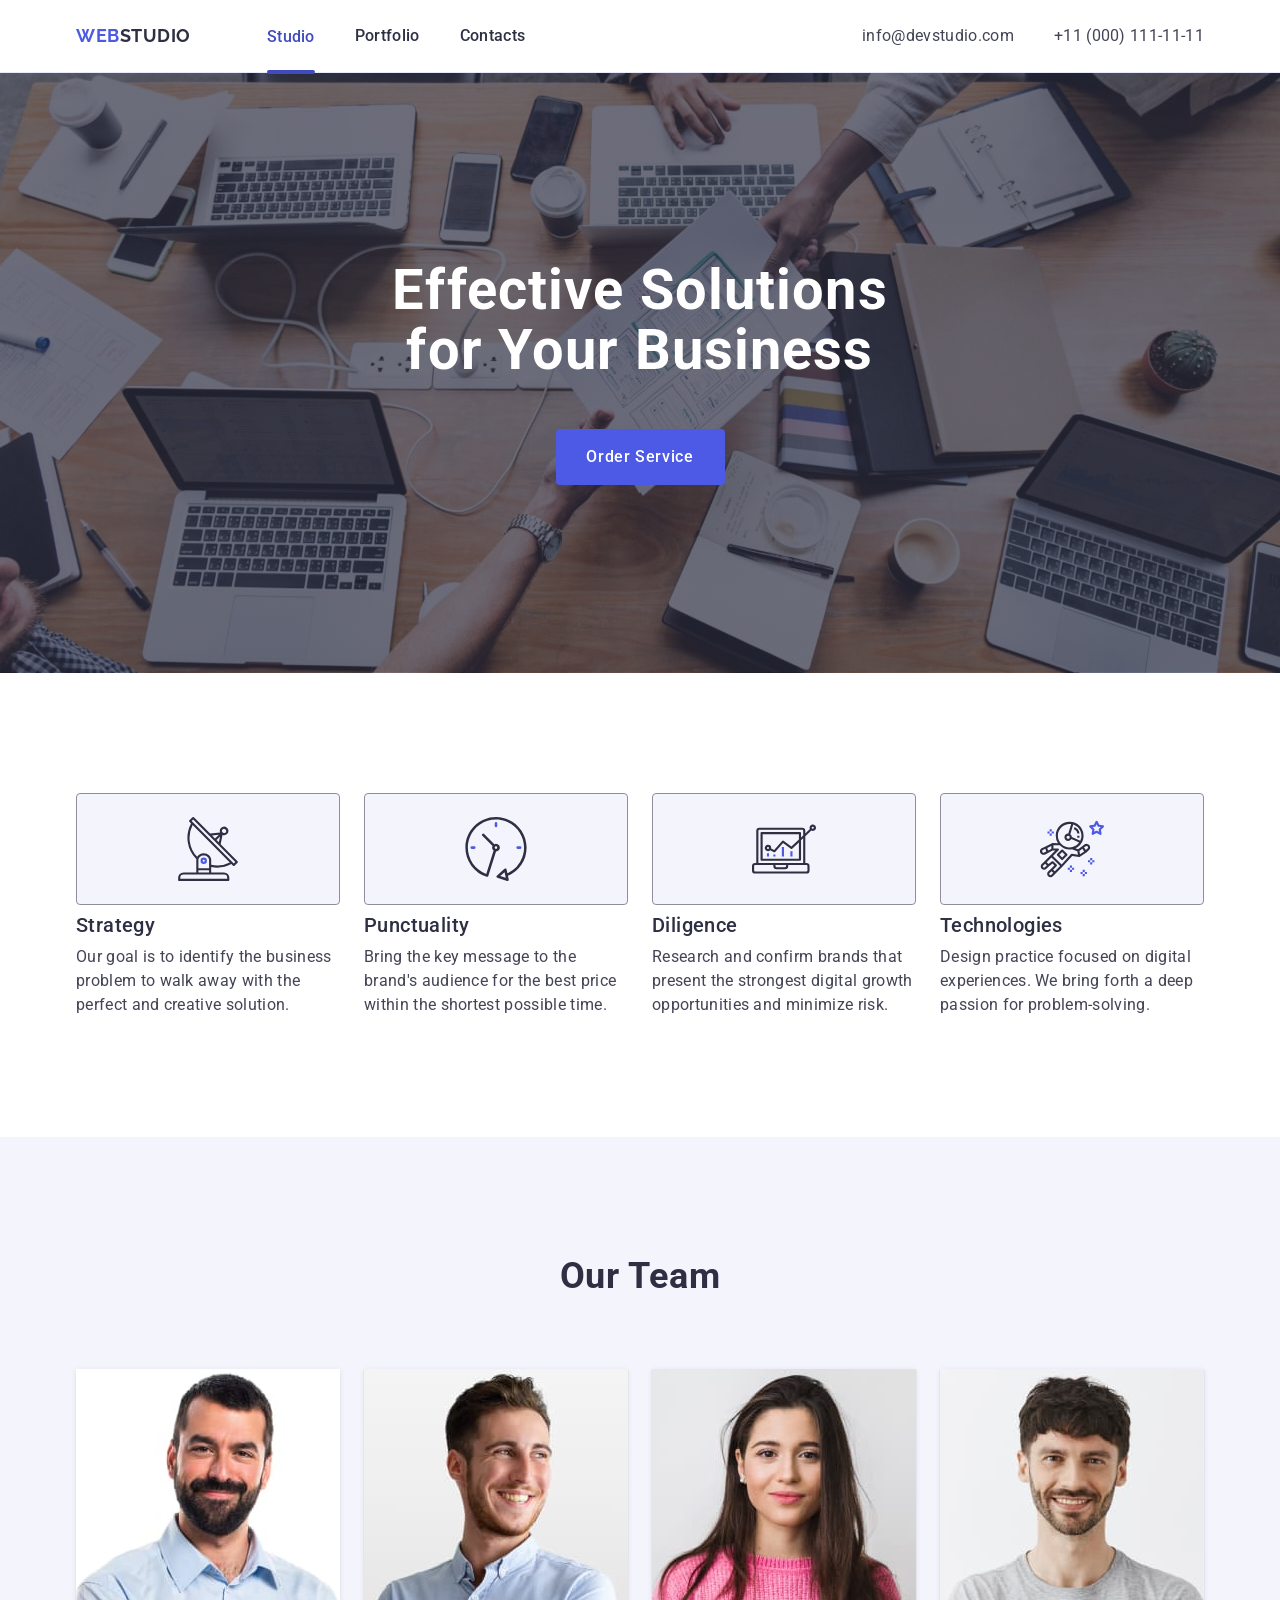
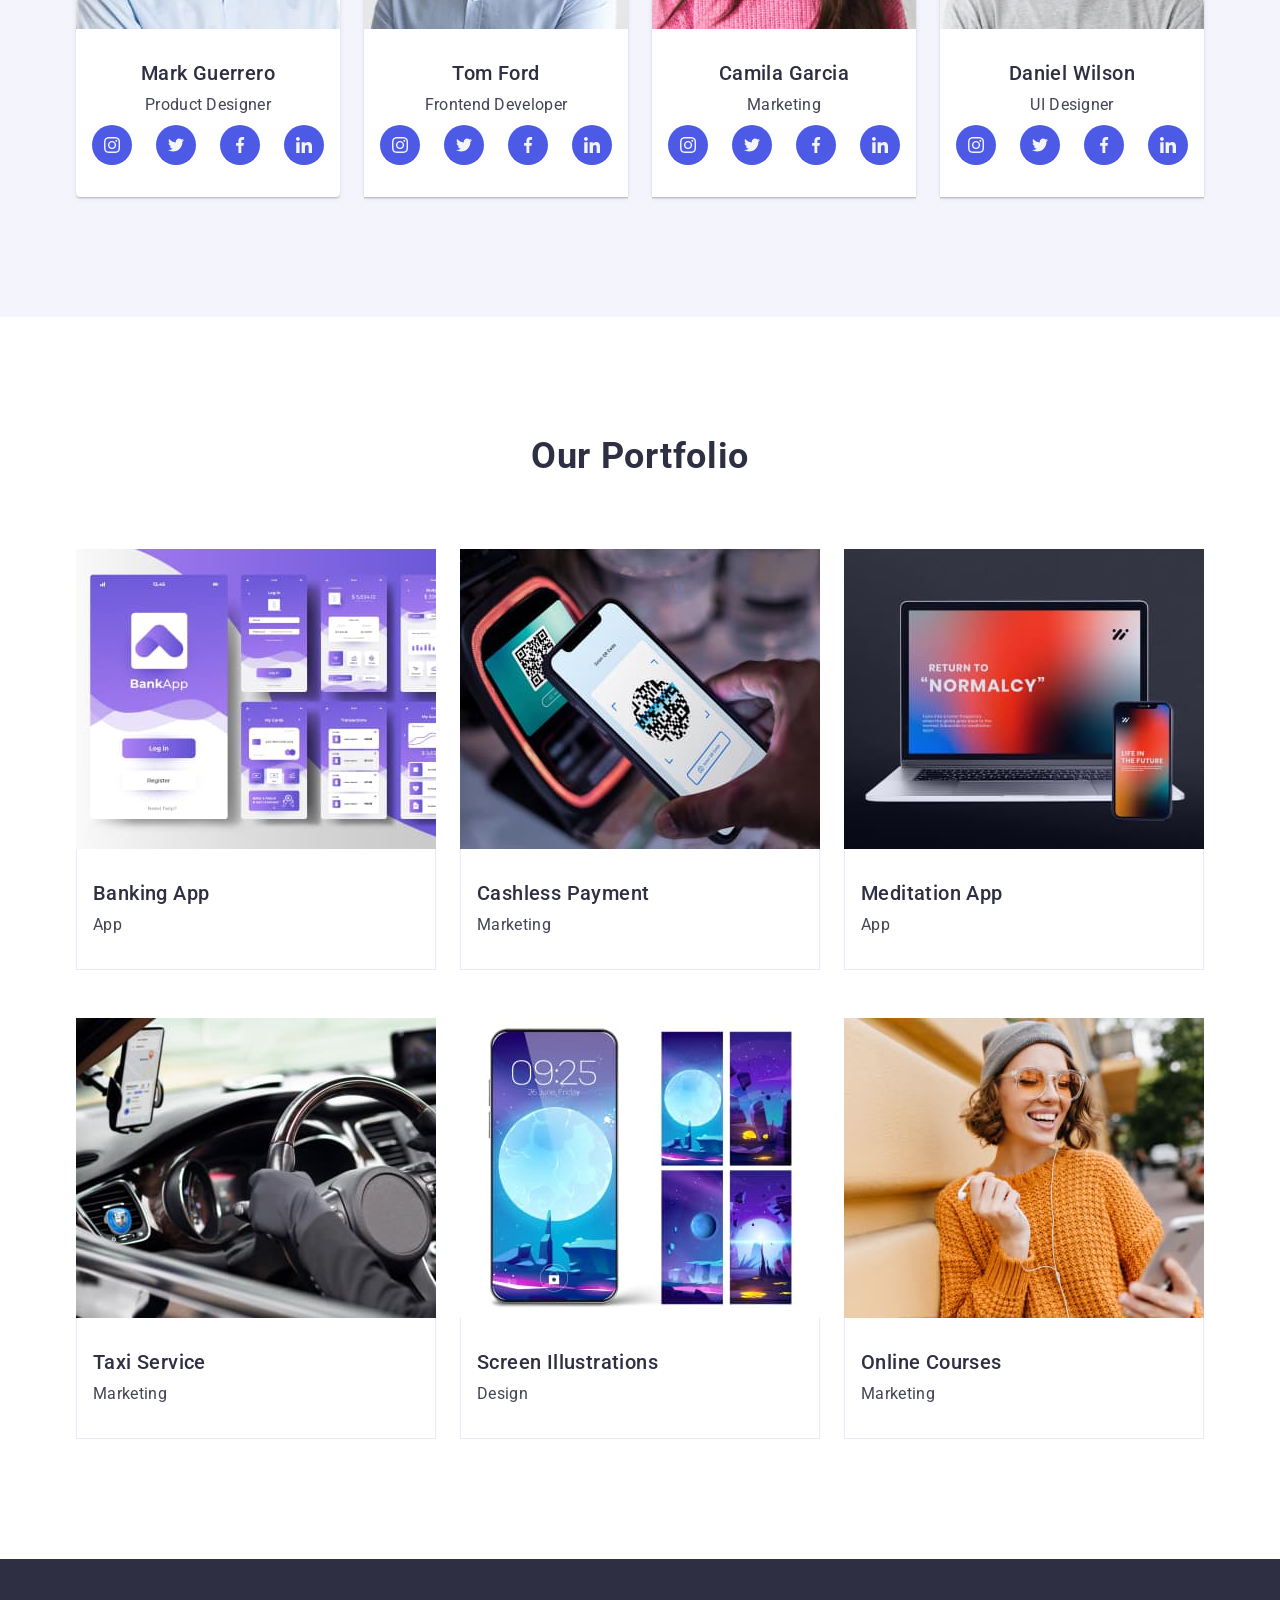
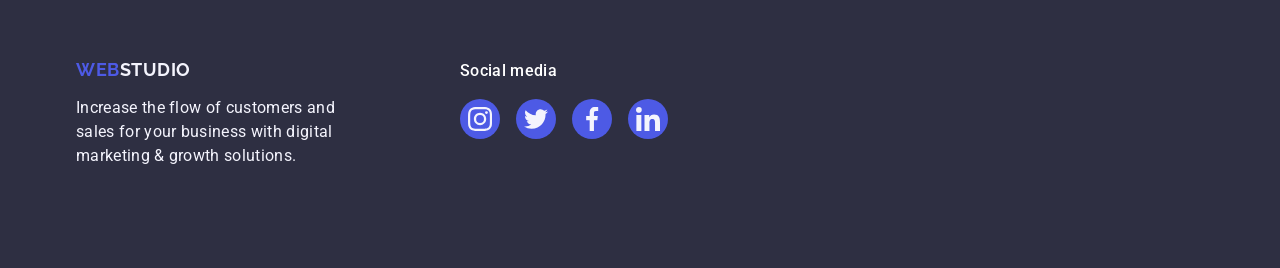
<file: index.html>
<!DOCTYPE html>
<html lang="en">
  <head>
    <meta charset="UTF-8" />
    <meta name="viewport" content="width=device-width, initial-scale=1.0" />
    <title>WebStudio</title>
    <link rel="preconnect" href="https://fonts.googleapis.com" />
    <link rel="preconnect" href="https://fonts.gstatic.com" crossorigin />
    <link
      href="https://fonts.googleapis.com/css2?family=Raleway:wght@700&family=Roboto:wght@400;500;700&family=Tangerine&display=swap"
      rel="stylesheet"
    />
    <link
      rel="stylesheet"
      href="https://cdn.jsdelivr.net/npm/modern-normalize@2.0.0/modern-normalize.min.css"
    />
    <link rel="stylesheet" href="./css/styles.css" />
  </head>
  <body>
    <!-- Header section -->
    <header class="section-header">
      <div class="header-container container">
        <nav class="navigation">
          <a href="./index.html" class="logo-text"
            >Web<span class="logo-header-accent">Studio</span></a
          >
          <ul class="nav-list">
            <li class="nav-list-item">
              <a href="./index.html" class="nav-link active">Studio</a>
            </li>
            <li class="nav-list-item">
              <a href="" class="nav-link">Portfolio</a>
            </li>
            <li class="nav-list-item">
              <a href="" class="nav-link">Contacts</a>
            </li>
          </ul>
        </nav>
        <address class="address">
          <ul class="address-list">
            <li class="address-list-item">
              <a href="mailto:info@devstudio.com" class="address-link"
                >info@devstudio.com</a
              >
            </li>

            <li class="address-list-item">
              <a href="tel:+110001111111" class="address-link"
                >+11 (000) 111-11-11</a
              >
            </li>
          </ul>
        </address>
      </div>
    </header>

    <!-- Unique content -->
    <main>
      <!-- Hero section -->
      <section class="hero">
        <div class="container-hero container">
          <h1 class="hero-title">Effective Solutions for Your Business</h1>
          <button type="button" class="button hero-btn">Order Service</button>
        </div>
      </section>
      <!-- Advantages section -->
      <section class="section">
        <div class="container-advantages container">
          <h2 class="visually-hidden">Advantages</h2>
          <ul class="advantages-list">
            <li class="advantages-list-item">
              <div class="icon-wrapper">
                <svg class="advantages-icon" width="64" height="64">
                  <use href="./images/icons.svg#icon-antenna"></use>
                </svg>
              </div>

              <h3 class="subtitle">Strategy</h3>

              <p class="text">
                Our goal is to identify the business problem to walk away with
                the perfect and creative solution.
              </p>
            </li>
            <li class="advantages-list-item">
              <div class="icon-wrapper">
                <svg class="advantages-icon" width="64" height="64">
                  <use href="./images/icons.svg#icon-clock"></use>
                </svg>
              </div>
              <h3 class="subtitle">Punctuality</h3>
              <p class="text">
                Bring the key message to the brand's audience for the best price
                within the shortest possible time.
              </p>
            </li>
            <li class="advantages-list-item">
              <div class="icon-wrapper">
                <svg class="advantages-icon" width="64" height="64">
                  <use href="./images/icons.svg#icon-diagram"></use>
                </svg>
              </div>
              <h3 class="subtitle">Diligence</h3>
              <p class="text">
                Research and confirm brands that present the strongest digital
                growth opportunities and minimize risk.
              </p>
            </li>
            <li class="advantages-list-item">
              <div class="icon-wrapper">
                <svg class="advantages-icon" width="64" height="64">
                  <use href="./images/icons.svg#icon-astronaut"></use>
                </svg>
              </div>
              <h3 class="subtitle">Technologies</h3>
              <p class="text">
                Design practice focused on digital experiences. We bring forth a
                deep passion for problem-solving.
              </p>
            </li>
          </ul>
        </div>
      </section>
      <!-- Our Team -->
      <section class="our-team section">
        <div class="container">
          <h2 class="section-title">Our Team</h2>
          <ul class="our-team-list">
            <li class="our-team-item">
              <img
                src="./images/mark-guerrero.jpg"
                alt="Mark Guerrero"
                width="264"
                height="260"
              />
              <div class="our-team-item-bottom">
                <h3 class="subtitle">Mark Guerrero</h3>
                <p class="text">Product Designer</p>
                <ul class="socials-list socials-list-team">
                  <li class="socials-item">
                    <a href="" class="socials-link socials-link-team">
                      <svg class="socials-icon" width="16" height="16">
                        <use href="./images/icons.svg#icon-instagram"></use>
                      </svg>
                    </a>
                  </li>
                  <li class="socials-item">
                    <a href="" class="socials-link socials-link-team">
                      <svg class="socials-icon" width="16" height="16">
                        <use href="./images/icons.svg#icon-twitter"></use>
                      </svg>
                    </a>
                  </li>
                  <li class="socials-item">
                    <a href="" class="socials-link socials-link-team">
                      <svg class="socials-icon" width="16" height="16">
                        <use href="./images/icons.svg#icon-facebook"></use>
                      </svg>
                    </a>
                  </li>
                  <li class="socials-item">
                    <a href="" class="socials-link socials-link-team">
                      <svg class="socials-icon" width="16" height="16">
                        <use href="./images/icons.svg#icon-linkedin"></use>
                      </svg>
                    </a>
                  </li>
                </ul>
              </div>
            </li>
            <li class="our-team-item">
              <img
                src="./images/tom-ford.jpg"
                alt="Tom Ford"
                width="264"
                height="260"
              />
              <div class="our-team-item-bottom">
                <h3 class="subtitle">Tom Ford</h3>
                <p class="text">Frontend Developer</p>
                <ul class="socials-list socials-list-team">
                  <li class="socials-item">
                    <a href="" class="socials-link socials-link-team">
                      <svg class="socials-icon" width="16" height="16">
                        <use href="./images/icons.svg#icon-instagram"></use>
                      </svg>
                    </a>
                  </li>
                  <li class="socials-item">
                    <a href="" class="socials-link socials-link-team">
                      <svg class="socials-icon" width="16" height="16">
                        <use href="./images/icons.svg#icon-twitter"></use>
                      </svg>
                    </a>
                  </li>
                  <li class="socials-item">
                    <a href="" class="socials-link socials-link-team">
                      <svg class="socials-icon" width="16" height="16">
                        <use href="./images/icons.svg#icon-facebook"></use>
                      </svg>
                    </a>
                  </li>
                  <li class="socials-item">
                    <a href="" class="socials-link socials-link-team">
                      <svg class="socials-icon" width="16" height="16">
                        <use href="./images/icons.svg#icon-linkedin"></use>
                      </svg>
                    </a>
                  </li>
                </ul>
              </div>
            </li>
            <li class="our-team-item">
              <img
                src="./images/camila-garcia.jpg"
                alt="Camila Garcia"
                width="264"
                height="260"
              />
              <div class="our-team-item-bottom">
                <h3 class="subtitle">Camila Garcia</h3>
                <p class="text">Marketing</p>
                <ul class="socials-list socials-list-team">
                  <li class="socials-item">
                    <a href="" class="socials-link socials-link-team">
                      <svg class="socials-icon" width="16" height="16">
                        <use href="./images/icons.svg#icon-instagram"></use>
                      </svg>
                    </a>
                  </li>
                  <li class="socials-item">
                    <a href="" class="socials-link socials-link-team">
                      <svg class="socials-icon" width="16" height="16">
                        <use href="./images/icons.svg#icon-twitter"></use>
                      </svg>
                    </a>
                  </li>
                  <li class="socials-item">
                    <a href="" class="socials-link socials-link-team">
                      <svg class="socials-icon" width="16" height="16">
                        <use href="./images/icons.svg#icon-facebook"></use>
                      </svg>
                    </a>
                  </li>
                  <li class="socials-item">
                    <a href="" class="socials-link socials-link-team">
                      <svg class="socials-icon" width="16" height="16">
                        <use href="./images/icons.svg#icon-linkedin"></use>
                      </svg>
                    </a>
                  </li>
                </ul>
              </div>
            </li>
            <li class="our-team-item">
              <img
                src="./images/daniel-wilson.jpg"
                alt="Daniel Wilson"
                width="264"
                height="260"
              />
              <div class="our-team-item-bottom">
                <h3 class="subtitle">Daniel Wilson</h3>
                <p class="text">UI Designer</p>
                <ul class="socials-list socials-list-team">
                  <li class="socials-item">
                    <a href="" class="socials-link socials-link-team">
                      <svg class="socials-icon" width="16" height="16">
                        <use href="./images/icons.svg#icon-instagram"></use>
                      </svg>
                    </a>
                  </li>
                  <li class="socials-item">
                    <a href="" class="socials-link socials-link-team">
                      <svg class="socials-icon" width="16" height="16">
                        <use href="./images/icons.svg#icon-twitter"></use>
                      </svg>
                    </a>
                  </li>
                  <li class="socials-item">
                    <a href="" class="socials-link socials-link-team">
                      <svg class="socials-icon" width="16" height="16">
                        <use href="./images/icons.svg#icon-facebook"></use>
                      </svg>
                    </a>
                  </li>
                  <li class="socials-item">
                    <a href="" class="socials-link socials-link-team">
                      <svg class="socials-icon" width="16" height="16">
                        <use href="./images/icons.svg#icon-linkedin"></use>
                      </svg>
                    </a>
                  </li>
                </ul>
              </div>
            </li>
          </ul>
        </div>
      </section>
      <!-- Our Portfolio -->

      <section class="section">
        <div class="container">
          <h2 class="section-title">Our Portfolio</h2>
          <ul class="portfolio-list">
            <li class="portfolio-item">
              <div class="wrapper-overlay">
                <img
                  src="./images/banking-app.jpg"
                  alt="Banking App"
                  width="360"
                  height="300"
                />
                <p class="overlay-text">
                  14 Stylish and User-Friendly App Design Concepts · Task
                  Manager App · Calorie Tracker App · Exotic Fruit Ecommerce App
                  · Cloud Storage App
                </p>
              </div>

              <div class="portfolio-item-bottom">
                <h3 class="subtitle">Banking App</h3>
                <p class="text">App</p>
              </div>
            </li>
            <li class="portfolio-item">
              <div class="wrapper-overlay">
                <img
                  src="./images/cashless-payment.jpg"
                  alt="Cashless Payment"
                  width="360"
                  height="300"
                />
                <p class="overlay-text">
                  14 Stylish and User-Friendly App Design Concepts · Task
                  Manager App · Calorie Tracker App · Exotic Fruit Ecommerce App
                  · Cloud Storage App
                </p>
              </div>

              <div class="portfolio-item-bottom">
                <h3 class="subtitle">Cashless Payment</h3>
                <p class="text">Marketing</p>
              </div>
            </li>
            <li class="portfolio-item">
              <div class="wrapper-overlay">
                <img
                  src="./images/meditation-app.jpg"
                  alt="Meditation App"
                  width="360"
                  height="300"
                />
                <p class="overlay-text">
                  14 Stylish and User-Friendly App Design Concepts · Task
                  Manager App · Calorie Tracker App · Exotic Fruit Ecommerce App
                  · Cloud Storage App
                </p>
              </div>
              <div class="portfolio-item-bottom">
                <h3 class="subtitle">Meditation App</h3>
                <p class="text">App</p>
              </div>
            </li>
            <li class="portfolio-item">
              <div class="wrapper-overlay">
                <img
                  src="./images/taxi-service.jpg"
                  alt="Taxi Service"
                  width="360"
                  height="300"
                />
                <p class="overlay-text">
                  14 Stylish and User-Friendly App Design Concepts · Task
                  Manager App · Calorie Tracker App · Exotic Fruit Ecommerce App
                  · Cloud Storage App
                </p>
              </div>
              <div class="portfolio-item-bottom">
                <h3 class="subtitle">Taxi Service</h3>
                <p class="text">Marketing</p>
              </div>
            </li>
            <li class="portfolio-item">
              <div class="wrapper-overlay">
                <img
                  src="./images/screen-illustrations.jpg"
                  alt="Screen Illustrations"
                  width="360"
                  height="300"
                />
                <p class="overlay-text">
                  14 Stylish and User-Friendly App Design Concepts · Task
                  Manager App · Calorie Tracker App · Exotic Fruit Ecommerce App
                  · Cloud Storage App
                </p>
              </div>
              <div class="portfolio-item-bottom">
                <h3 class="subtitle">Screen Illustrations</h3>
                <p class="text">Design</p>
              </div>
            </li>
            <li class="portfolio-item">
              <div class="wrapper-overlay">
                <img
                  src="./images/online-courses.jpg"
                  alt="Online Courses"
                  width="360"
                  height="300"
                />
                <p class="overlay-text">
                  14 Stylish and User-Friendly App Design Concepts · Task
                  Manager App · Calorie Tracker App · Exotic Fruit Ecommerce App
                  · Cloud Storage App
                </p>
              </div>
              <div class="portfolio-item-bottom">
                <h3 class="subtitle">Online Courses</h3>
                <p class="text">Marketing</p>
              </div>
            </li>
          </ul>
        </div>
      </section>
    </main>
    <!-- Footer section -->
    <footer class="footer">
      <div class="container">
        <div class="footer-logo-inform">
          <a href="./index.html" class="logo-text footer-link"
            >Web<span class="logo-footer-accent">Studio</span></a
          >
          <p class="text text-footer">
            Increase the flow of customers and sales for your business with
            digital marketing & growth solutions.
          </p>
        </div>
        <div class="footer-socials">
          <p class="socials-text">Social media</p>
          <ul class="socials-list socials-list-footer">
            <li class="socials-item">
              <a href="" class="socials-link socials-link-footer">
                <svg class="socials-icon" width="24" height="24">
                  <use href="./images/icons.svg#icon-instagram"></use>
                </svg>
              </a>
            </li>
            <li class="socials-item">
              <a href="" class="socials-link socials-link-footer">
                <svg class="socials-icon" width="24" height="24">
                  <use href="./images/icons.svg#icon-twitter"></use>
                </svg>
              </a>
            </li>
            <li class="socials-item">
              <a href="" class="socials-link socials-link-footer">
                <svg class="socials-icon" width="24" height="24">
                  <use href="./images/icons.svg#icon-facebook"></use>
                </svg>
              </a>
            </li>
            <li class="socials-item">
              <a href="" class="socials-link socials-link-footer">
                <svg class="socials-icon" width="24" height="24">
                  <use href="./images/icons.svg#icon-linkedin"></use>
                </svg>
              </a>
            </li>
          </ul>
        </div>
      </div>
    </footer>
  </body>
</html>
</file>
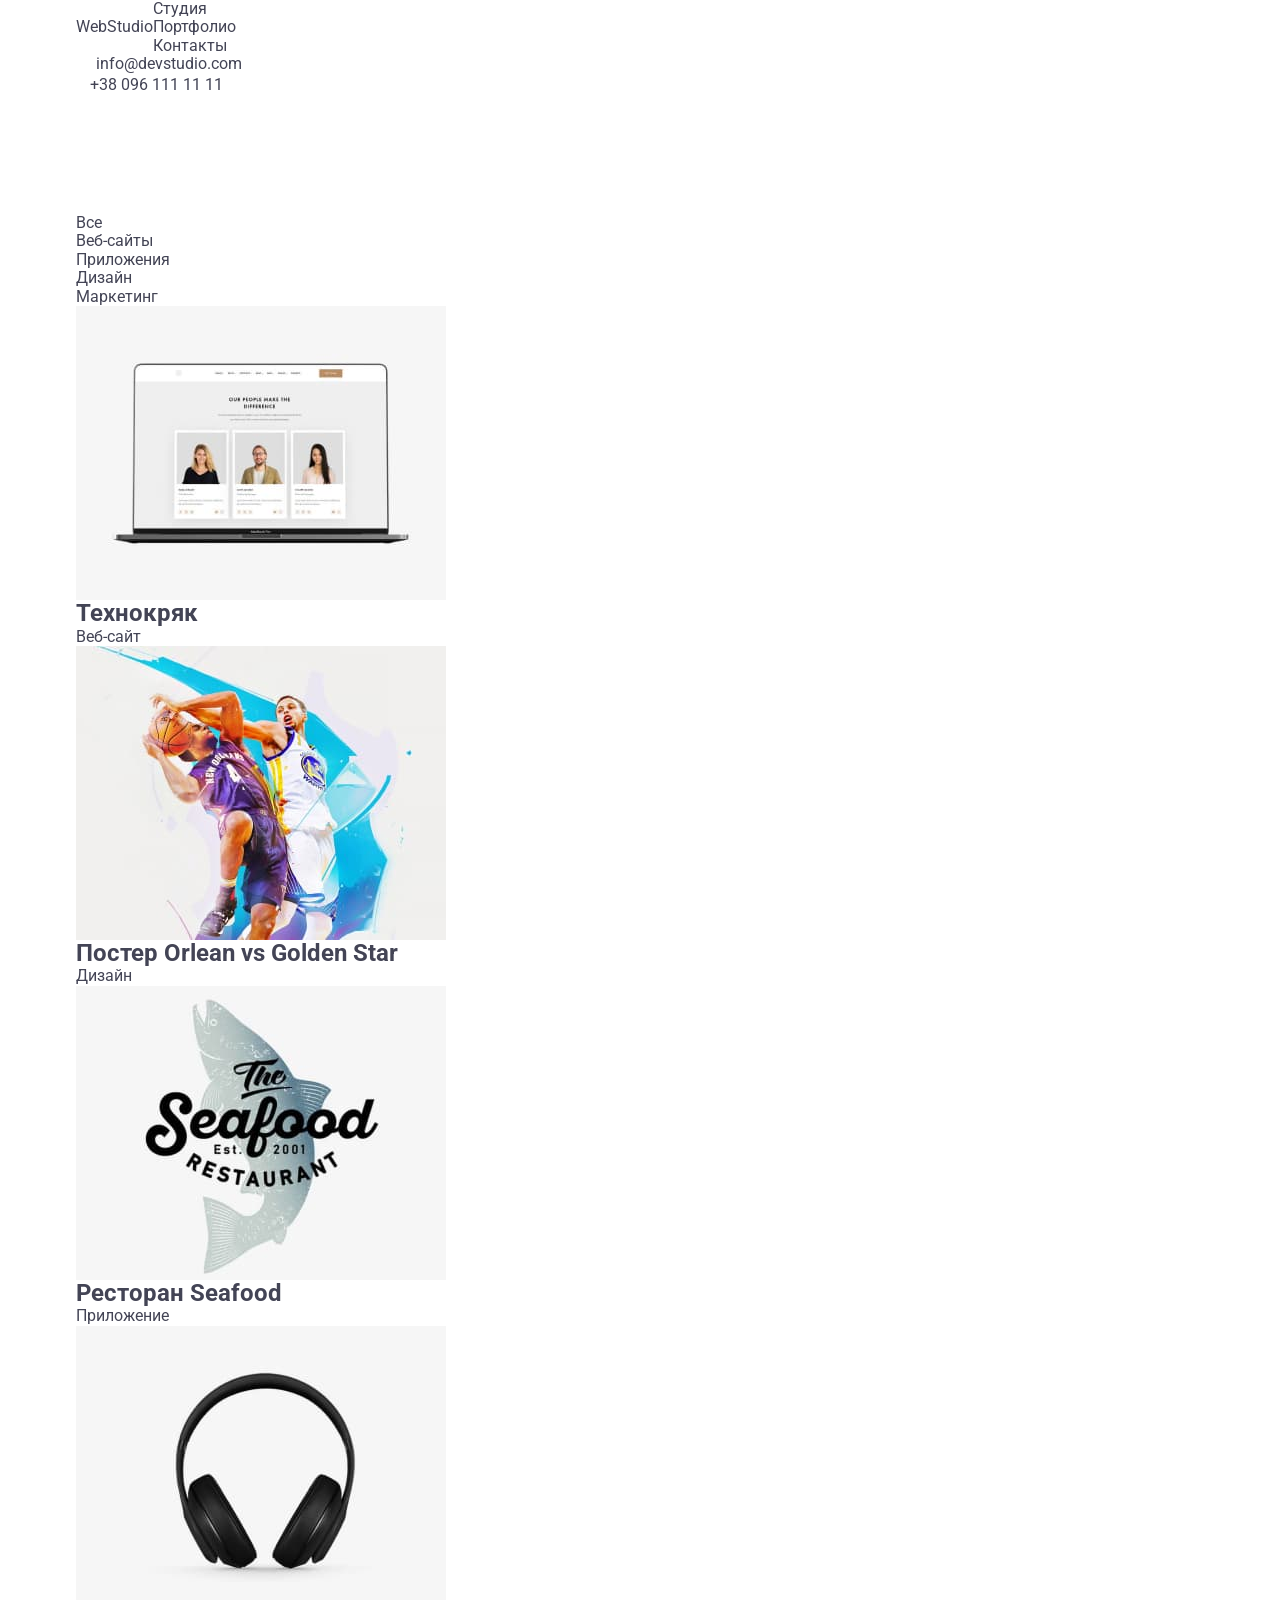
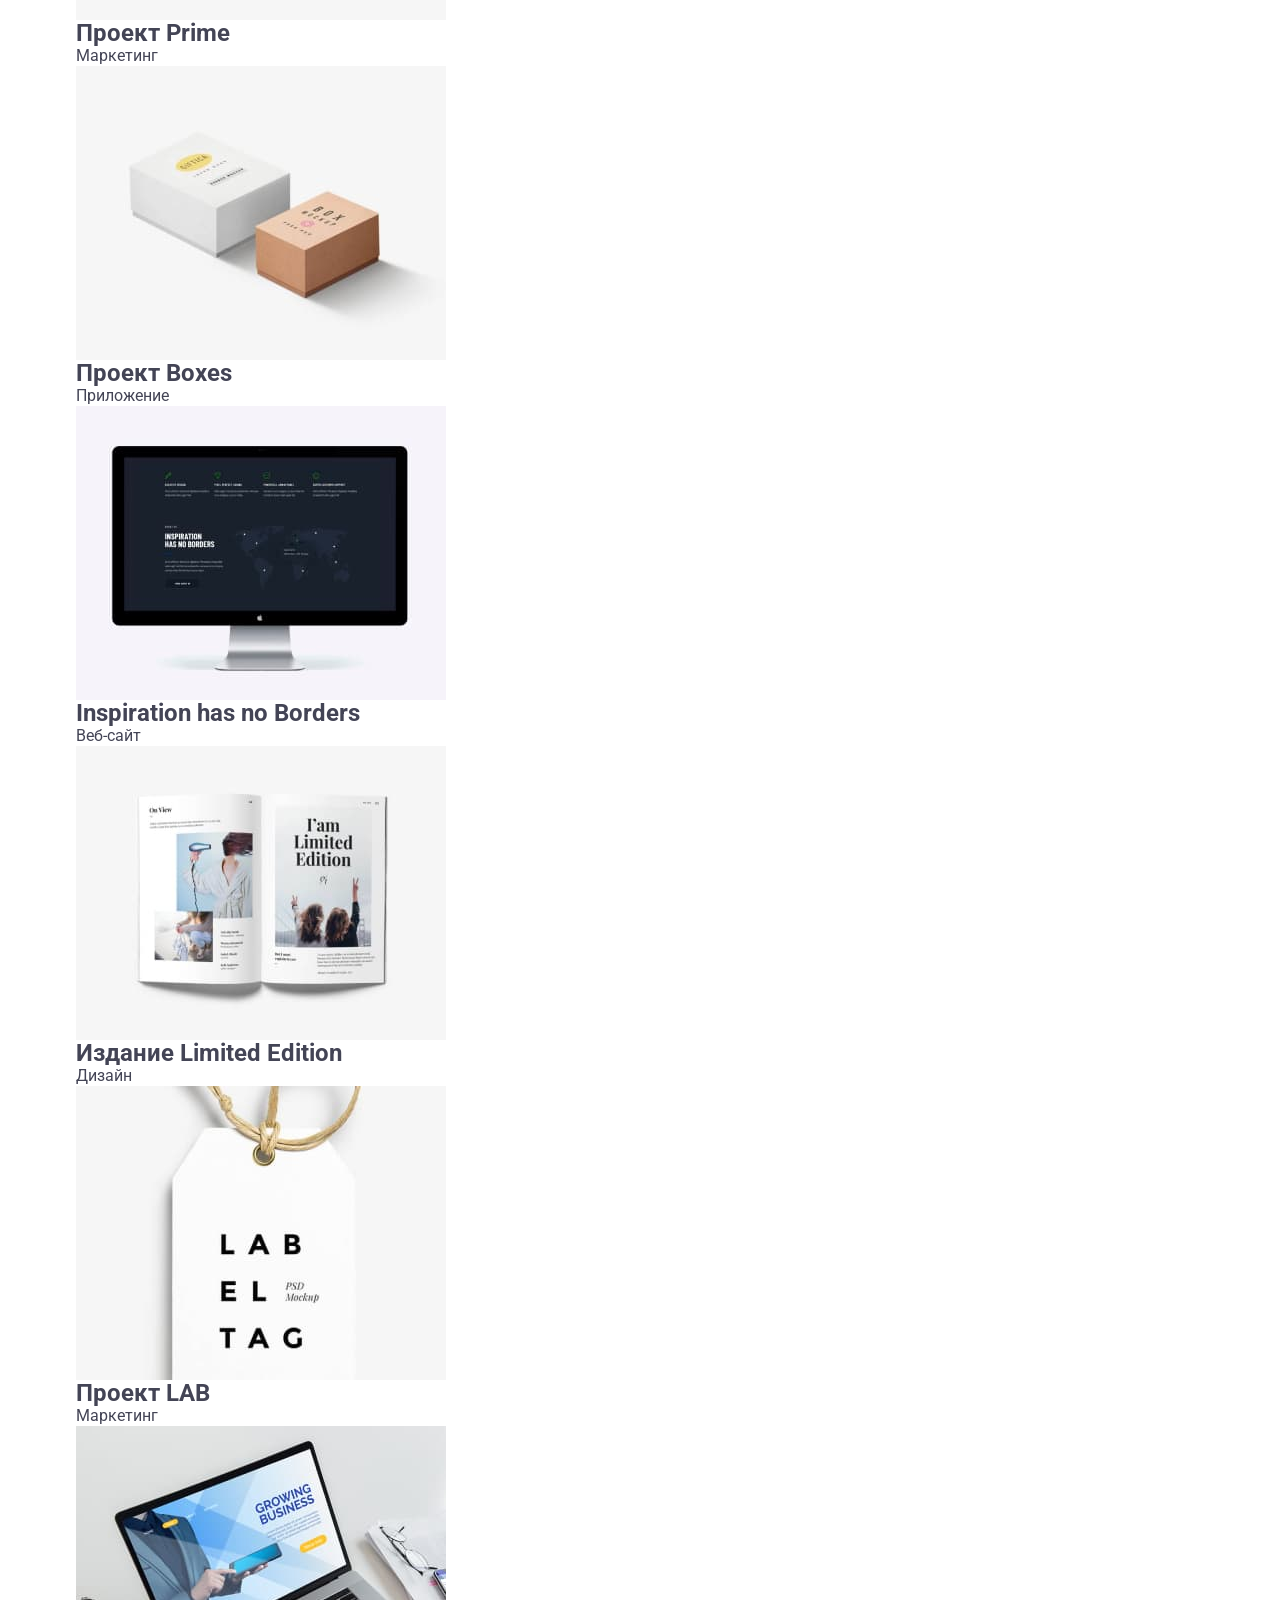
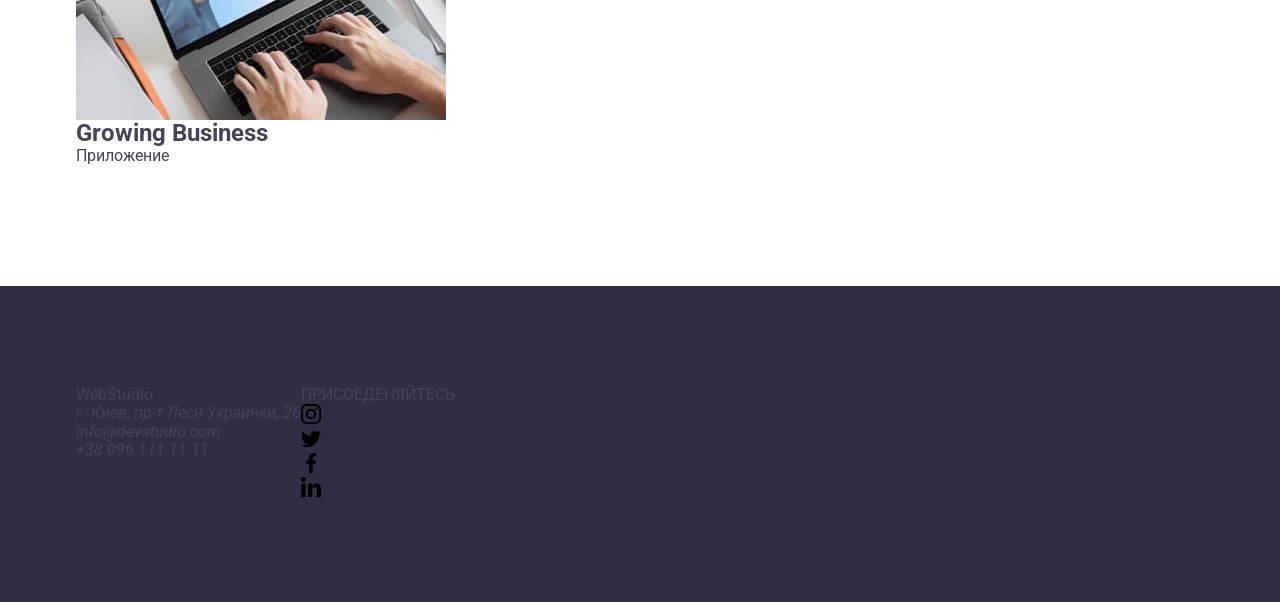
<file: portfolio.html>
<!DOCTYPE html>
<html lang="ru">
<head>
    <meta charset="UTF-8">
    <meta http-equiv="X-UA-Compatible" content="IE=edge">
    <meta name="viewport" content="width=device-width, initial-scale=1.0">
    <title>Document</title>
    <link rel="stylesheet" href="https://cdnjs.cloudflare.com/ajax/libs/modern-normalize/1.1.0/modern-normalize.min.css"
          integrity="sha512-wpPYUAdjBVSE4KJnH1VR1HeZfpl1ub8YT/NKx4PuQ5NmX2tKuGu6U/JRp5y+Y8XG2tV+wKQpNHVUX03MfMFn9Q=="
          crossorigin="anonymous" referrerpolicy="no-referrer" />
    <link rel="preconnect" href="https://fonts.googleapis.com">
    <link rel="preconnect" href="https://fonts.gstatic.com" crossorigin>
    <link href="https://fonts.googleapis.com/css2?family=Raleway:wght@700&family=Roboto:wght@400;500;700;900&display=swap"
          rel="stylesheet">
    <link rel="stylesheet" href="./css/styles.css">
</head>

<body>

    <!--Шапка сайта-->
    <header class="header">
        <div class="container">
            <nav class="navigation">
                <a href="#" class="logo link"> <span class="logo-accent">Web</span>Studio</a>
                <ul class="site-nav list">
                    <li class="site-nav-item"><a href="./index.html" class="site-nav-link link">Студия</a></li>
                    <li class="site-nav-item"><a href="./portfolio.html" class="site-nav-link link  current">Портфолио</a></li>
                    <li class="site-nav-item"><a href="#" class="site-nav-link link">Контакты</a></li>
                </ul>
            </nav>
            <ul class="contacts">
                <li class="contacts-item">
                    <a href="mailto:info@devstudio.com" class="contacts-link link">
                        <svg class="icon-link" width="16" height="12">
                            <use href="./images/icons.svg#icon-envelope">
                            </use>
                        </svg>
                        info@devstudio.com</a>
                </li>
            
                <li class="contacts-item">
                    <a href="tel:+380961111111" class="contacts-link link">
                        <svg class="icon-link" width="10" height="16">
                            <use href="./images/icons.svg#icon-smartphone">
                            </use>
                        </svg>
                        +38 096 111 11 11</a>
                </li>
            </ul>
            </div>
            </header>

    <main>

        <!--Страница портфолио-->
        <section class="portfolio section">
            <div class="container">
                <h1 hidden class="portfolio-title">Портфолио</h1>
                <ul class="filter list">
                    <li class="filter-item"><button type="button" class="button">Все</button></li>
                    <li class="filter-item"><button type="button" class="button">Веб-сайты</button></li>
                    <li class="filter-item"><button type="button" class="button">Приложения</button></li>
                    <li class="filter-item"><button type="button" class="button">Дизайн</button></li>
                    <li class="filter-item"><button type="button" class="button">Маркетинг</button></li>
                </ul>
                <ul class="projects">

                    <li class="projects-item">
                        <a href="" class="projects-link link">
                            <img src="./images/project-1.jpg" alt="На экране MacBook Pro открыт веб-сайт. На странице участники команды: две девушки и один парень." width="370" height="294" class="images">
                            <div class="projects-content">
                                <h2 class="projects-title">Технокряк</h2>
                                <p class="projects-text">Веб-сайт</p>
                            </div>
                        </a>
                        </li>

                    <li class="projects-item">
                        <a href="" class="projects-link link">
                            <img src="./images/project-2.jpg" alt="Два баскетболиста в прыжке сражаются за мяч." width="370" height="294" class="images">
                            <div class="projects-content">
                                <h2 class="projects-title">Постер <span lang="en">Orlean vs Golden Star</span></h2>
                                <p class="projects-text">Дизайн</p>
                            </div>
                        </a>
                    </li>

                    <li class="projects-item">
                        <a href="" class="projects-link link">
                            <img src="./images/project-3.jpg" alt="Логотип ресторана в виде серой вертикально нарисованой рыбы с подписью: The Seafood restaurant." width="370" height="294" class="images">
                            <div class="projects-content">
                                <h2 class="projects-title">Ресторан <span lang="en">Seafood</span></h2>
                                <p class="projects-text">Приложение</p>
                            </div>
                        </a>
                    </li>

                    <li class="projects-item">
                        <a href="" class="projects-link link">
                            <img src="./images/project-4.jpg" alt="Черные беспроводные наушники." width="370" height="294"  class="images">
                            <div class="projects-content"> 
                                <h2 class="projects-title">Проект <span lang="en">Prime</span></h2>
                                <p class="projects-text">Маркетинг</p>
                                </div>
                        </a>
                    </li>

                    <li class="projects-item">
                        <a href="" class="projects-link link">
                            <img src="./images/project-5.jpg" alt="Белая коробка подписаная Giftica и коричневая коробка подписаная Box." width="370" height="294"  class="images">
                            <div class="projects-content">
                                <h2 class="projects-title">Проект <span lang="en">Boxes</span></h2>
                                <p class="projects-text">Приложение</p>
                            </div>
                        </a>
                    </li>

                    <li class="projects-item">
                        <a href="" class="projects-link link">
                            <img src="./images/project-6.jpg" alt="На Aрple мониторе открыт веб-сайт." width="370" height="294" class="images">
                            <div class="projects-content">
                                <h2 class="projects-title"><span lang="en">Inspiration has no Borders</span></h2>
                                <p class="projects-text">Веб-сайт</p>
                            </div>
                        </a>
                    </li>

                    <li class="projects-item">
                        <a href="" class="projects-link link">
                            
                        <img src="./images/project-7.jpg" alt="Открытый журнал на странице с надписью I am limited Edition." width="370" height="294" class="images">
                        <div class="projects-content">
                            <h2 class="projects-title">Издание <span lang="en">Limited Edition</span></h2>
                            <p class="projects-text">Дизайн</p>
                        </div>
                        </a>
                    </li>

                    <li class="projects-item">
                        <a href="" class="projects-link link">
                            <img src="./images/project-8.jpg" alt="Белый ценник с подписью Lable tag." width="370" height="294" class="images">
                            <div class="projects-content">
                                <h2 class="projects-title">Проект <span lang="en">LAB</span></h2>
                                <p class="projects-text">Маркетинг</p>
                            </div>
                        </a>
                    </li>

                    <li class="projects-item">
                        <a href="" class="projects-link link">
                            <img src="./images/project-9.jpg" alt="Две руки на клавиатуре ноут-бука, на экране которого открыто преложение Growing Business." width="370" height="294" class="images">
                            <div class="projects-content">
                                <h2 class="projects-title"><span lang="en">Growing Business</span></h2>
                                <p class="projects-text">Приложение</p>
                            </div>
                        </a>
                    </li>

                </ul>
            </div>
        </section>
        
    </main>

    <!--Футер-->
    <footer class="footer">
    
        <div class="container">
            <div class="footer-adresses">
                <a href="#" class="logo-footer"> <span class="logo-accent">Web</span><span
                        class="logo-accent-white">Studio</span></a>
                <address class="adress">
    
                    <ul class="adress-list list">
                        <li  class="adress-item"><a href="https://i.imgur.com/gTXVKdE.png" class="link">г. Киев, пр-т Леси Украинки, 26</a></li>
                        <li class="adress-item"><a href="mailto:info@devstudio.com" class="link">info@devstudio.com</a></li>
                        <li class="adress-item"><a href="tel:+380961111111" class="link">+38 096 111 11 11</a></li>
                    </ul>
    
                </address>
            </div>
    
            <div class="social-nets">
                <p class="nets-text">ПРИСОЕДЕНЯЙТЕСЬ</p>
    
                <ul class="our-nets-list">
                    <li class="our-nets-item">
                        <a href="" class="our-nets-link">
                            <svg class="our-net" width="20px" height="20px">
                                <use href="./images/icons.svg#icon-instagram"> </use>
                            </svg>
                        </a>
                    </li>
    
                    <li class="our-nets-item">
                        <a href="" class="our-nets-link">
                            <svg class="our-net" width="20px" height="20px">
                                <use href="./images/icons.svg#icon-twitter"> </use>
                            </svg>
                        </a>
                    </li>
    
                    <li class="our-nets-item">
                        <a href="" class="our-nets-link">
                            <svg class="our-net" width="20px" height="20px">
                                <use href="./images/icons.svg#icon-facebook"> </use>
                            </svg>
                        </a>
                    </li>
    
                    <li class="our-nets-item">
                        <a href="" class="our-nets-link">
                            <svg class="our-net" width="20px" height="20px">
                                <use href="./images/icons.svg#icon-linkedin"> </use>
                            </svg>
                        </a>
                    </li>
                </ul>
            </div>
        </div>
        </div>
    </footer>
    
</body>
</html>
</file>
<file: css/styles.css>
body {
    font-family: 'Roboto', sans-serif;
    color: #434455;
    background-color: #FFFFFF;
}
h1,
h2,
h3,
h4,
h5,
h6,
p {
    margin: 0;
}
ul,
ol {
    list-style-type: none;
    margin: 0;
        padding: 0;
}
img {
    display: block;
    max-width: 100%;
    height: auto;
}
    
a {
    color: currentColor;
    text-decoration: none;
}

button {
    font-family: inherit;
    color: currentColor;
    background-color: transparent;
    cursor: pointer;
    padding: 0;
    border: none;
}

.visually-hidden {
    position: absolute;
    width: 1px;
    height: 1px;
    margin: -1px;
    border: 0;
    padding: 0;
    white-space: nowrap;
    clip-path: inset(100%);
    clip: rect(0 0 0 0);
    overflow: hidden;
}
.section {
padding: 120px 0;
}
.section-header {
    border-bottom: 1px solid #E7E9FC;
    background: #FFF;
    box-shadow: 0px 2px 1px rgba(46, 47, 66, 0.08),
        0px 1px 1px rgba(46, 47, 66, 0.16),
        0px 1px 6px rgba(46, 47, 66, 0.08);
      
        

}
.container {
    width: 1158px;
padding: 0 15px 0 15px;
    margin-left: auto;
    margin-right: auto; 
}
.header-container {
    display: flex;
        align-items: center;
}

.navigation {
    display: flex;
        align-items: center;
        margin-right: auto;
}
.nav-list {
    display: flex;
    justify-content: space-between;
}

.nav-list-item:not(:last-child) {
margin-right: 40px;
}
.logo-text {
    font-family: "Raleway", sans-serif;
    color: #4D5AE5;
    font-size: 18px;
    line-height: 1.17;
    letter-spacing: 0.03em;
    font-weight: 700;
    text-transform: uppercase;
    margin-right: 76px;
}
.logo-header-accent {
    color: #2E2F42;
}
.logo-footer-accent {
    color: #F4F4FD;
}
.nav-link,
.section-title,
.subtitle {
    color: #2E2F42;
}
.section-title {
    font-size: 36px;
    line-height: 1.11;
    text-align: center;
    letter-spacing: 0.02em;
    text-transform: capitalize;
    margin-bottom: 72px;
}
.nav-link {
    font-size: 16px;
        line-height: 1.5;
        font-weight: 500;
        letter-spacing: 0.02em;
        padding: 24px 0 24px;
        display: block;

    transition: background-color 250ms cubic-bezier(0.4, 0, 0.2, 1);
        position: relative;
}
.nav-link:first-child {
    transition: color 250ms cubic-bezier(0.4, 0, 0.2, 1);
}
.nav-link:hover, .nav-link:focus, .nav-link:active, .address-link
 {
    color: #404BBF;
}

.nav-link.active {
    color: #404BBF;
    
    bottom: -1px;
}
.nav-link.active::after {
    content: "";
    display: block;
    width: 100%;
    height: 4px;
    border-radius: 2px;
    background-color: #404BBF;
        position: absolute;
            bottom: -1px;
            
}
.address-list {
    font-style: normal;
    display: flex;
    align-items: center;
}
.address-list-item:not(:last-child) {
margin-right: 40px;
}
.address-link {
    color: #434455;
        font-size: 16px;
        line-height: 1.5;
        letter-spacing: 0.02em;

        transition-property: color;
        transition-duration: 250ms;
        transition-timing-function: cubic-bezier(0.4, 0, 0.2, 1);
}
.address-link:hover, .address-link:focus, .address-link:active {
    color: #404BBF;
}
.hero {
    background-color: #2E2F42;
    padding: 188px 0;
    max-width: 1440px;
    background-image: linear-gradient(rgba(46, 47, 66, 0.70), rgba(46, 47, 66, 0.70)), url(../images/hero-bg.jpg);
    background-repeat: no-repeat;
    background-position: center;
    background-size: cover;
    margin: 0 auto;
}
    

.hero-title {
    color: #FFFFFF;
        text-align: center;
        font-size: 56px;
        font-weight: 700;
        line-height: 1.07;
        letter-spacing: 0.02em;
        max-width: 496px;
        margin-right: auto;
        margin-left: auto;
        margin-bottom: 48px;
}
.hero-btn {
    background-color: #4D5AE5;
    color: #FFF;
        font-size: 16px;
        font-weight: 500;
        line-height: 1.5;
        letter-spacing: 0.04em;
        display: block;
        min-width: 169px;
        height: 56px;
        border-radius: 4px;
        margin-right: auto;
        margin-left: auto;
    
        transition: background-color 250ms cubic-bezier(0.4, 0, 0.2, 1);;
}
 .hero-btn:hover, .hero-btn:focus, .hero-btn:active {
    background-color: #404BBF; 
}

.advantages-list {
    display: flex;
    justify-content: center;
}
.advantages-list-item:not(:last-child) {
margin-right: 24px;
}
.advantages-list-item {
    width: calc((100% - 72px) / 4);
}
.icon-wrapper {
    display: flex;
    align-items: center;
    justify-content: center;
    height: 112px;
    background-color: #f4f4fd;
    border-radius: 4px;
    margin-bottom: 8px;
        border: 1px solid #8E8F99;
}

.subtitle {
        font-size: 20px;
        font-weight: 500;
        line-height: 1.2;
        letter-spacing: 0.02em;
        margin-bottom: 8px;
}
.text {
    /* font-family: "Raleway", sans-serif; */
        font-size: 16px;
        font-style: normal;
        font-weight: 400;
        line-height: 1.5;
        letter-spacing: 0.02em;
}
.our-team {
    background-color: #F4F4FD;
}
.our-team-item {
    background-color: #FFFFFF;
    box-shadow: 0px 2px 1px 0px rgba(46, 47, 66, 0.08), 0px 1px 1px 0px rgba(46, 47, 66, 0.16), 0px 1px 6px 0px rgba(46, 47, 66, 0.08);
}
.our-team-item:not(:last-child) {
    margin-right: 24px;
}
.our-team-list {
    display: flex; 
}
.our-team-item:first-child {
    width: calc((100% - 72px) / 4);
    border-radius: 0px 0px 4px 4px;
transition: box-shadow 250ms cubic-bezier(0.4, 0, 0.2, 1);
}
.our-team-item-bottom {
    padding: 32px 0 32px;
    text-align: center;
}
.socials-list {
    display: flex;
    gap: 16px;
    
    align-items: center;
    margin-top: 8px;
}
.socials-item {
    width: 40px;
    height: 40px;
}
.socials-link {
    display: flex;
    justify-content: center;
    align-items: center;
    width: 100%;
    height: 100%;
    background-color: #4D5AE5;
    border-radius: 50%;
    color: #F4F4FD;
    fill: currentColor;
    transition: background-color 250ms cubic-bezier(0.4, 0, 0.2, 1);
}
.socials-list-team {
    gap: 24px;
    justify-content: center;
}

.socials-link-team:hover, .socials-link-team:focus, .socials-link-team:active {
    background-color: #404bbf;
}
.portfolio-list {
    display: flex;
    flex-wrap: wrap;
    row-gap: 48px;
    column-gap: 24px;

transition: background-color 250ms cubic-bezier(0.4, 0, 0.2, 1);
}
.portfolio-item {
    transition: box-shadow 250ms cubic-bezier(0.4, 0, 0.2, 1);
}
.portfolio-item:hover {
    box-shadow: 0px 2px 1px 0px rgba(46, 47, 66, 0.08), 0px 1px 1px 0px rgba(46, 47, 66, 0.16), 0px 1px 6px 0px rgba(46, 47, 66, 0.08);
}
.portfolio-item-bottom {
    border: 1px solid #E7E9FC;
    border-top: none;
        background: #FFF;
    padding: 32px 16px;
}
.wrapper-overlay {
    position: relative;
    overflow: hidden;


}
.overlay-text {
    position: absolute;
    top: 0;
    left: 0;
    width: 100%;
    height: 100%;
    display: flex;
    justify-content: center;
    align-items: center;
    padding: 40px 32px;
    background-color: #4D5AE5;
        color: #F4F4FD;
            font-size: 16px;
            line-height: 1.5;
            letter-spacing: 0.02em;
            transform: translateY(100%);
            transition-property: transform;
                transition-duration: 250ms;
                transition-timing-function: cubic-bezier(0.4, 0, 0.2, 1);
}
.portfolio-item:hover .overlay-text {
    transform: translateY(0);
}
.footer {
    background-color: #2E2F42;
    padding: 100px 0 100px;

}
.footer>.container {
    display: flex;
    align-items: baseline;
}
.footer>.text {
    
    color: #F4F4FD;
}
.footer>.logo-text {
    margin-bottom: 16px;
}
.footer-link {
    display: inline-block;
    margin-bottom: 16px;
}

.text-footer, .socials-text {
    color: #F4F4FD;
        font-family: Roboto;
        font-size: 16px;
        font-style: normal;
        font-weight: 400;
        line-height: 1.5;

        letter-spacing: 0.02em;
        width: 264px;
}
.socials-text {
    font-weight: 500;
    color: #FFFFFF;
    margin-bottom: 16px;
}

.footer-logo-inform {
   margin-right: 120px;
}
.socials-link-footer:hover, .socials-link-footer:focus, .socials-link-footer:active {
    background-color: #31d0aa;
}
.socials-list-footer {
    gap: 16px;
}
</file>
